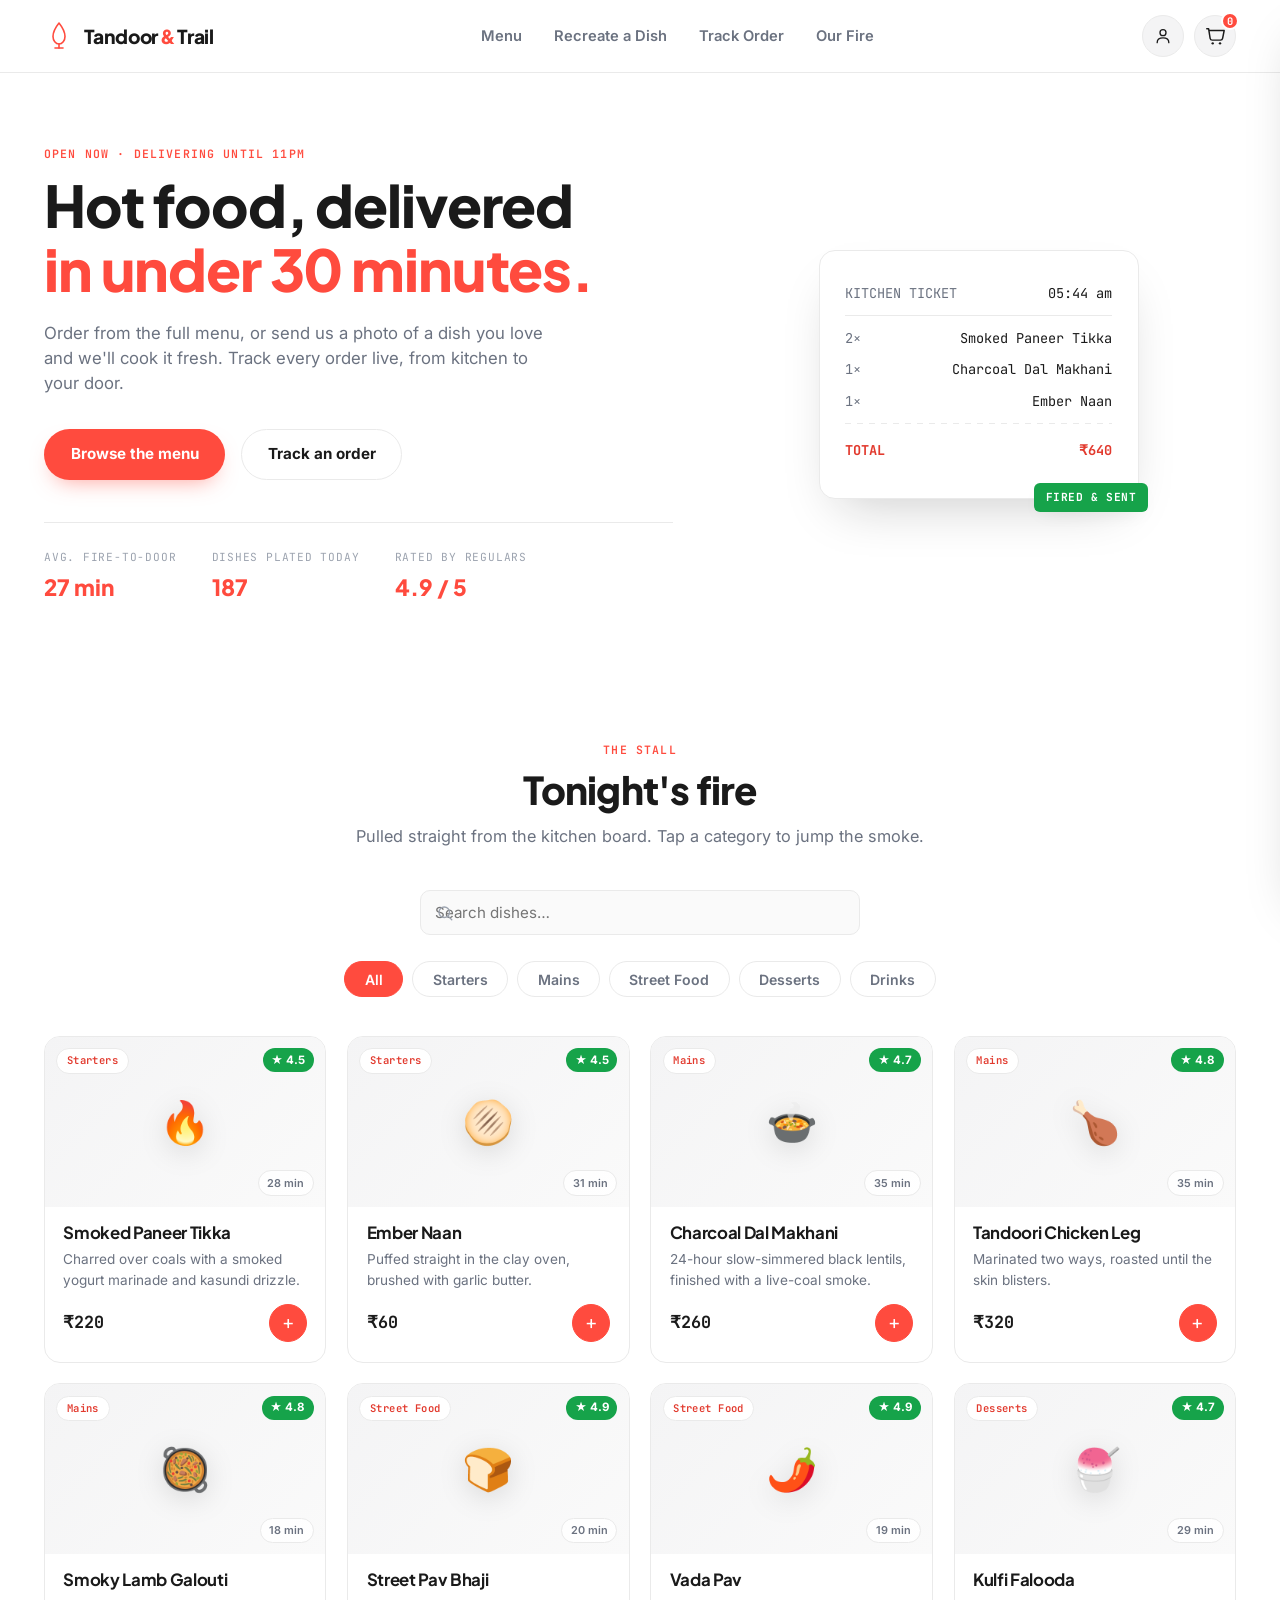
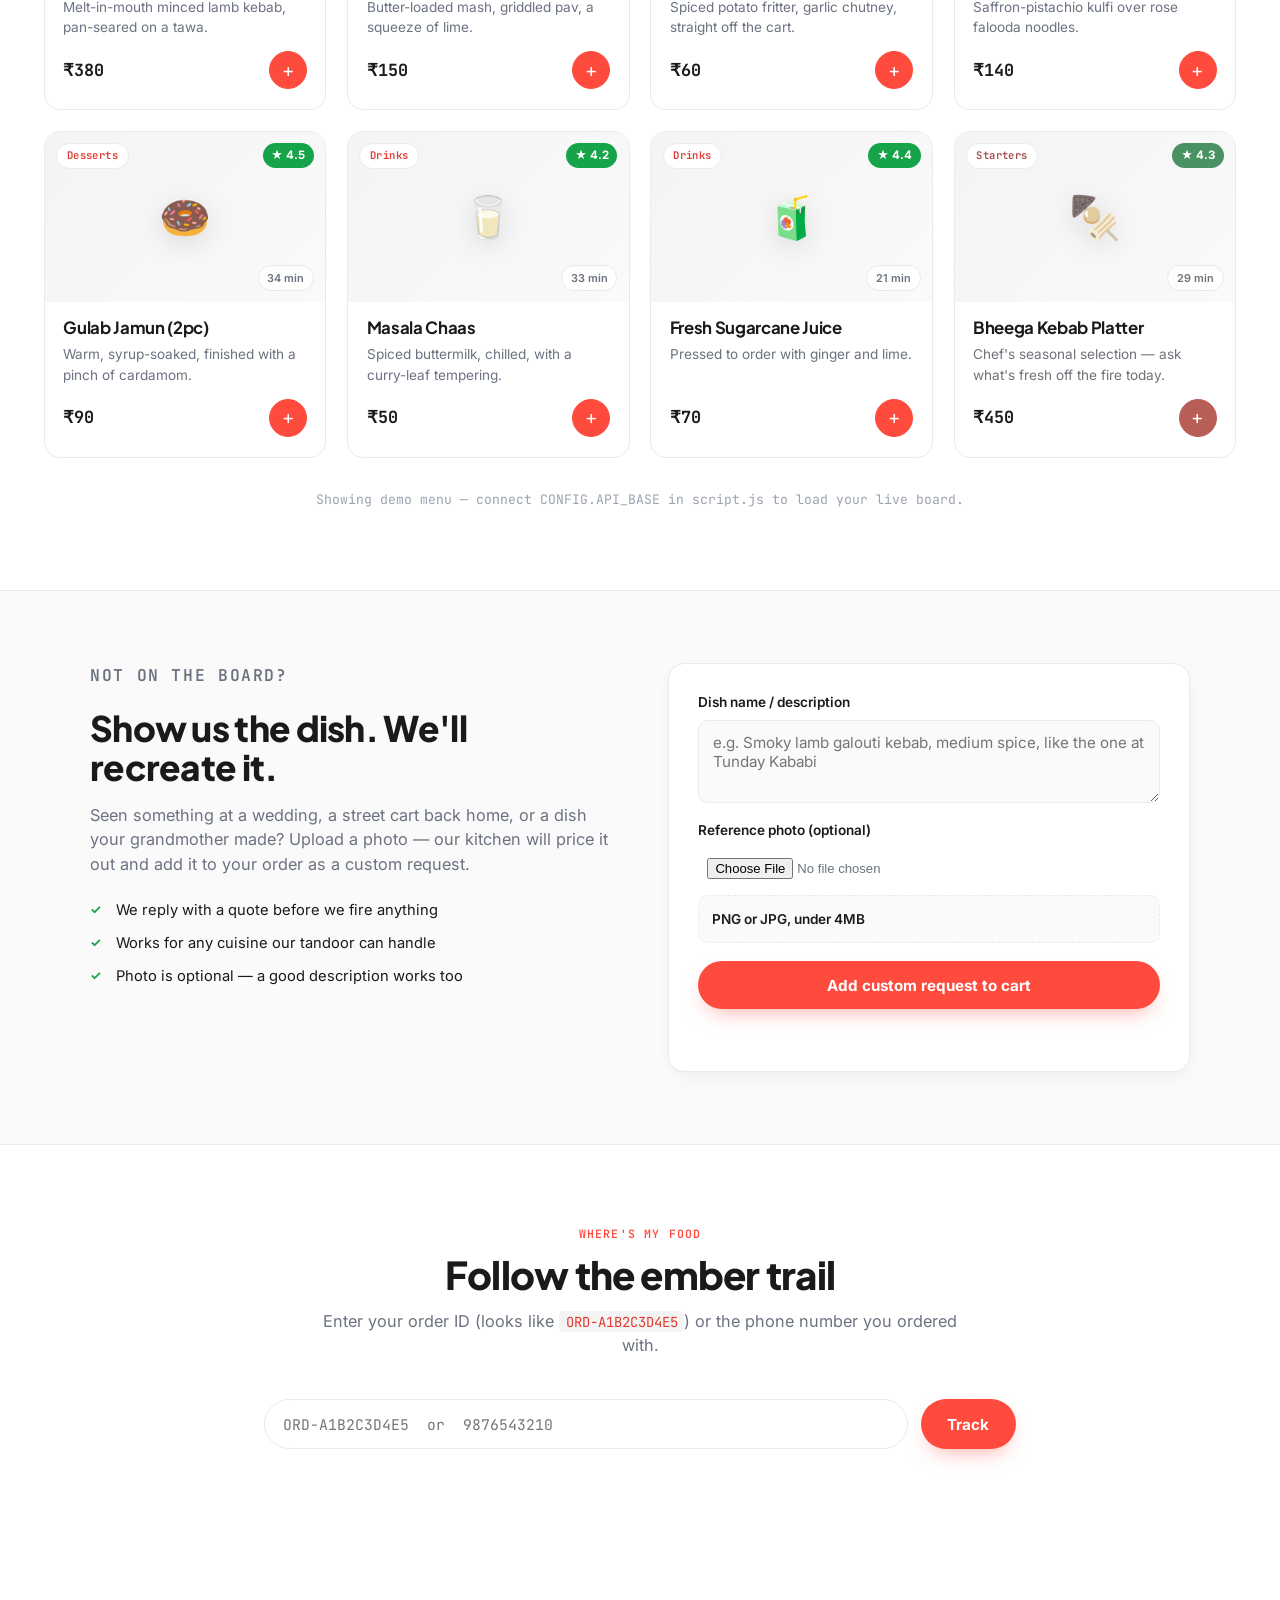
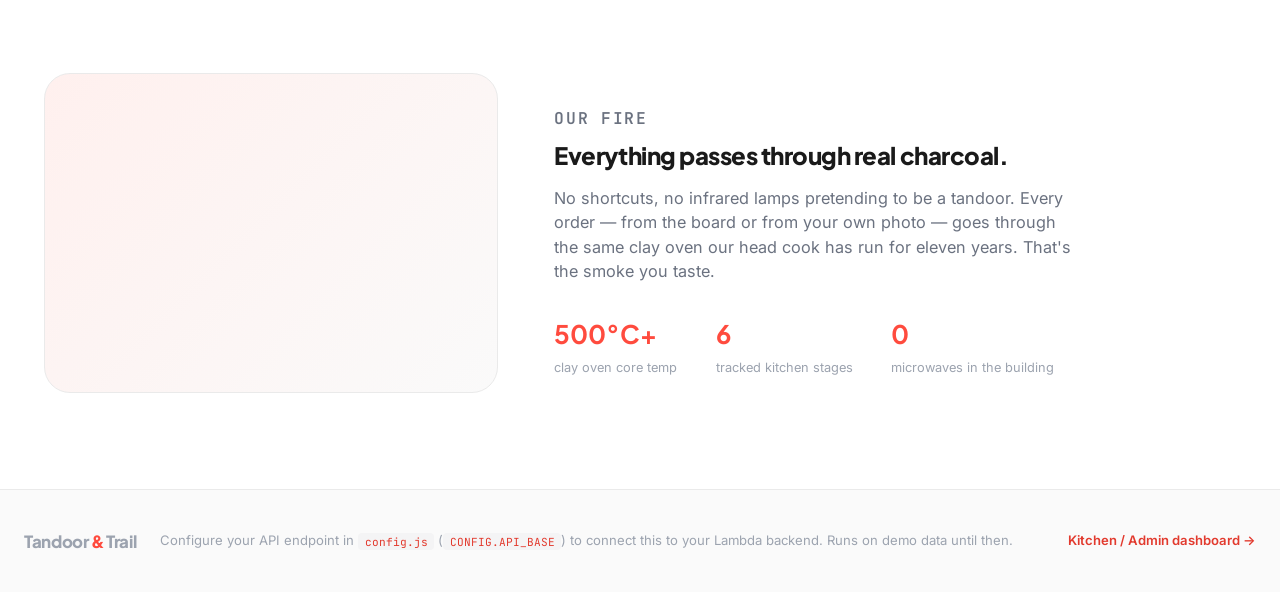
<file: index.html>
<!DOCTYPE html>
<html lang="en">
<head>
<meta charset="UTF-8">
<meta name="viewport" content="width=device-width, initial-scale=1.0">
<title>Tandoor & Trail — Fire-Kissed Food, Delivered</title>
<meta name="description" content="Order fire-kissed street food online. Track your order ember by ember, from wok to doorstep.">
<link rel="preconnect" href="https://fonts.googleapis.com">
<link rel="preconnect" href="https://fonts.gstatic.com" crossorigin>
<link href="https://fonts.googleapis.com/css2?family=Plus+Jakarta+Sans:wght@500;600;700;800&family=Inter:wght@400;500;600;700&family=JetBrains+Mono:wght@400;500;600&display=swap" rel="stylesheet">
<link rel="stylesheet" href="style.css?v=1784259915">
</head>
<body>

<!-- ============ HEADER ============ -->
<header class="site-header" id="siteHeader">
  <div class="header-inner">
    <a href="#top" class="brand">
      <span class="brand-mark">
        <svg width="30" height="30" viewBox="0 0 30 30" fill="none" xmlns="http://www.w3.org/2000/svg">
          <path d="M15 2C15 2 9 9.5 9 15.5C9 19.6 11.7 23 15 23C18.3 23 21 19.6 21 15.5C21 9.5 15 2 15 2Z" stroke="currentColor" stroke-width="1.6" stroke-linejoin="round"/>
          <path d="M15 23V27" stroke="currentColor" stroke-width="1.6" stroke-linecap="round"/>
          <path d="M11 27H19" stroke="currentColor" stroke-width="1.6" stroke-linecap="round"/>
        </svg>
      </span>
      <span class="brand-text">Tandoor<em>&amp;</em>Trail</span>
    </a>

    <nav class="main-nav" id="mainNav" aria-label="Primary">
      <a href="#menu">Menu</a>
      <a href="#custom">Recreate a Dish</a>
      <a href="#track">Track Order</a>
      <a href="#about">Our Fire</a>
    </nav>

    <div class="header-actions">
      <button class="icon-btn" id="accountToggle" aria-haspopup="dialog" aria-label="Account">
        <svg width="20" height="20" viewBox="0 0 24 24" fill="none"><circle cx="12" cy="8" r="3.6" stroke="currentColor" stroke-width="1.6"/><path d="M5 20C5 16.4 8.1 14.3 12 14.3C15.9 14.3 19 16.4 19 20" stroke="currentColor" stroke-width="1.6" stroke-linecap="round"/></svg>
      </button>
      <button class="icon-btn" id="cartToggle" aria-haspopup="dialog" aria-expanded="false" aria-controls="cartDrawer" aria-label="Open cart">
        <svg width="22" height="22" viewBox="0 0 24 24" fill="none"><path d="M3 4H5L6.7 14.5C6.9 15.6 7.9 16.5 9 16.5H18C19.1 16.5 20.1 15.7 20.3 14.6L22 6H6.2" stroke="currentColor" stroke-width="1.6" stroke-linecap="round" stroke-linejoin="round"/><circle cx="9.5" cy="20" r="1.3" fill="currentColor"/><circle cx="17.5" cy="20" r="1.3" fill="currentColor"/></svg>
        <span class="cart-count" id="cartCount">0</span>
      </button>
      <button class="nav-toggle" id="navToggle" aria-label="Toggle menu" aria-expanded="false" aria-controls="mainNav">
        <span></span><span></span><span></span>
      </button>
    </div>
  </div>
</header>

<main id="top">

  <!-- ============ HERO ============ -->
  <section class="hero" aria-labelledby="heroTitle">
    <div class="hero-inner">
      <p class="eyebrow">Open now · delivering until 11pm</p>
      <h1 id="heroTitle">
        Hot food, delivered<br>
        <span class="hero-flame">in under 30 minutes.</span>
      </h1>
      <p class="hero-sub">Order from the full menu, or send us a photo of a dish you love and we'll cook it fresh. Track every order live, from kitchen to your door.</p>
      <div class="hero-cta">
        <a href="#menu" class="btn btn-primary">Browse the menu</a>
        <a href="#track" class="btn btn-ghost">Track an order</a>
      </div>
      <dl class="hero-stats">
        <div><dt>Avg. fire-to-door</dt><dd id="statTime">27 min</dd></div>
        <div><dt>Dishes plated today</dt><dd id="statOrders">—</dd></div>
        <div><dt>Rated by regulars</dt><dd>4.9 / 5</dd></div>
      </dl>
    </div>
    <div class="hero-ticket" aria-hidden="true">
      <div class="ticket">
        <div class="ticket-row"><span>KITCHEN TICKET</span><span id="ticketTime">—:—</span></div>
        <div class="ticket-line"></div>
        <div class="ticket-row"><span>2×</span><span>Smoked Paneer Tikka</span></div>
        <div class="ticket-row"><span>1×</span><span>Charcoal Dal Makhani</span></div>
        <div class="ticket-row"><span>1×</span><span>Ember Naan</span></div>
        <div class="ticket-line dashed"></div>
        <div class="ticket-row total"><span>TOTAL</span><span>₹640</span></div>
        <div class="ticket-stamp">FIRED &amp; SENT</div>
      </div>
    </div>
  </section>

  <!-- ============ MENU ============ -->
  <section class="menu-section" id="menu" aria-labelledby="menuTitle">
    <div class="section-head">
      <p class="eyebrow">The stall</p>
      <h2 id="menuTitle">Tonight's fire</h2>
      <p class="section-sub">Pulled straight from the kitchen board. Tap a category to jump the smoke.</p>
    </div>

    <div class="menu-search">
      <svg width="18" height="18" viewBox="0 0 24 24" fill="none"><circle cx="11" cy="11" r="7" stroke="currentColor" stroke-width="1.8"/><path d="M21 21L16.5 16.5" stroke="currentColor" stroke-width="1.8" stroke-linecap="round"/></svg>
      <input type="text" id="menuSearchInput" placeholder="Search dishes…" autocomplete="off">
    </div>

    <div class="category-tabs" id="categoryTabs" role="tablist" aria-label="Menu categories"></div>

    <div class="menu-grid" id="menuGrid" aria-live="polite">
      <!-- injected by script.js -->
    </div>

    <p class="menu-status" id="menuStatus"></p>
  </section>

  <!-- ============ CUSTOM ORDER ============ -->
  <section class="custom-section" id="custom" aria-labelledby="customTitle">
    <div class="custom-inner">
      <div class="custom-copy">
        <p class="eyebrow">Not on the board?</p>
        <h2 id="customTitle">Show us the dish. We'll recreate it.</h2>
        <p>Seen something at a wedding, a street cart back home, or a dish your grandmother made? Upload a photo — our kitchen will price it out and add it to your order as a custom request.</p>
        <ul class="custom-points">
          <li>We reply with a quote before we fire anything</li>
          <li>Works for any cuisine our tandoor can handle</li>
          <li>Photo is optional — a good description works too</li>
        </ul>
      </div>
      <form class="custom-form" id="customForm">
        <label class="field">
          <span>Dish name / description</span>
          <textarea id="customDesc" rows="3" placeholder="e.g. Smoky lamb galouti kebab, medium spice, like the one at Tunday Kababi" required></textarea>
        </label>
        <label class="field file-field" for="customImage">
          <span>Reference photo (optional)</span>
          <input type="file" id="customImage" accept="image/*">
          <div class="file-preview" id="filePreview">
            <span class="file-preview-hint">PNG or JPG, under 4MB</span>
          </div>
        </label>
        <button type="submit" class="btn btn-primary btn-block" id="customSubmitBtn">Add custom request to cart</button>
        <p class="form-note" id="customNote"></p>
      </form>
    </div>
  </section>

  <!-- ============ TRACK ORDER ============ -->
  <section class="track-section" id="track" aria-labelledby="trackTitle">
    <div class="section-head">
      <p class="eyebrow">Where's my food</p>
      <h2 id="trackTitle">Follow the ember trail</h2>
      <p class="section-sub">Enter your order ID (looks like <code>ORD-A1B2C3D4E5</code>) or the phone number you ordered with.</p>
    </div>

    <form class="track-form" id="trackForm">
      <input type="text" id="trackInput" placeholder="ORD-A1B2C3D4E5  or  9876543210" autocomplete="off" required>
      <button type="submit" class="btn btn-primary">Track</button>
    </form>

    <div class="track-result" id="trackResult" aria-live="polite"></div>
  </section>

  <!-- ============ ABOUT ============ -->
  <section class="about-section" id="about" aria-labelledby="aboutTitle">
    <div class="about-inner">
      <div class="about-media" aria-hidden="true">
        <div class="ember-glow"></div>
      </div>
      <div class="about-copy">
        <p class="eyebrow">Our fire</p>
        <h2 id="aboutTitle">Everything passes through real charcoal.</h2>
        <p>No shortcuts, no infrared lamps pretending to be a tandoor. Every order — from the board or from your own photo — goes through the same clay oven our head cook has run for eleven years. That's the smoke you taste.</p>
        <div class="about-grid">
          <div><strong>500°C+</strong><span>clay oven core temp</span></div>
          <div><strong>6</strong><span>tracked kitchen stages</span></div>
          <div><strong>0</strong><span>microwaves in the building</span></div>
        </div>
      </div>
    </div>
  </section>

</main>

<!-- ============ MOBILE CART BAR ============ -->
<div class="mobile-cart-bar" id="mobileCartBar">
  <span class="mcb-count" id="mcbCount">0 items</span>
  <span class="mcb-total" id="mcbTotal">₹0</span>
  <span class="mcb-cta">View cart →</span>
</div>

<!-- ============ CART DRAWER ============ -->
<div class="drawer-backdrop" id="drawerBackdrop"></div>
<aside class="cart-drawer" id="cartDrawer" role="dialog" aria-modal="true" aria-label="Your cart">
  <div class="cart-header">
    <h3>Your order</h3>
    <button class="icon-btn" id="cartClose" aria-label="Close cart">
      <svg width="20" height="20" viewBox="0 0 24 24" fill="none"><path d="M5 5L19 19M19 5L5 19" stroke="currentColor" stroke-width="1.8" stroke-linecap="round"/></svg>
    </button>
  </div>

  <div class="cart-items" id="cartItems">
    <p class="cart-empty" id="cartEmpty">Nothing on the fire yet. Add a dish from the menu.</p>
  </div>

  <div class="cart-footer" id="cartFooter" hidden>
    <div class="cart-total-row">
      <span>Total</span>
      <span id="cartTotal">₹0</span>
    </div>
    <button class="btn btn-primary btn-block" id="checkoutOpenBtn">Checkout</button>
  </div>
</aside>

<!-- ============ CHECKOUT MODAL ============ -->
<div class="modal-backdrop" id="checkoutBackdrop"></div>
<div class="modal" id="checkoutModal" role="dialog" aria-modal="true" aria-labelledby="checkoutTitle">
  <div class="modal-inner">
    <button class="icon-btn modal-close" id="checkoutClose" aria-label="Close checkout">
      <svg width="20" height="20" viewBox="0 0 24 24" fill="none"><path d="M5 5L19 19M19 5L5 19" stroke="currentColor" stroke-width="1.8" stroke-linecap="round"/></svg>
    </button>
    <h3 id="checkoutTitle">Send it to the kitchen</h3>
    <p class="modal-sub">We'll text order updates to this number.</p>

    <form id="checkoutForm">
      <label class="field">
        <span>Full name</span>
        <input type="text" id="ckName" placeholder="Ananya Rao" required>
      </label>
      <label class="field">
        <span>Phone number</span>
        <input type="tel" id="ckPhone" placeholder="98765 43210" required pattern="[0-9+\-\s]{7,15}">
      </label>
      <label class="field">
        <span>Delivery address</span>
        <textarea id="ckAddress" rows="2" placeholder="Flat / street / landmark" required></textarea>
      </label>
      <label class="field">
        <span>Payment</span>
        <select id="ckPayment">
          <option value="Pending">Cash / UPI on delivery</option>
          <option value="Paid">Already paid</option>
        </select>
      </label>

      <div class="modal-summary" id="modalSummary"></div>

      <button type="submit" class="btn btn-primary btn-block" id="placeOrderBtn">Place order</button>
      <p class="form-note" id="checkoutNote"></p>
    </form>
  </div>
</div>

<!-- ============ CONFIRMATION MODAL ============ -->
<div class="modal-backdrop" id="confirmBackdrop"></div>
<div class="modal modal-confirm" id="confirmModal" role="dialog" aria-modal="true" aria-labelledby="confirmTitle">
  <div class="modal-inner">
    <button class="icon-btn modal-close" id="confirmClose" aria-label="Close">
      <svg width="20" height="20" viewBox="0 0 24 24" fill="none"><path d="M5 5L19 19M19 5L5 19" stroke="currentColor" stroke-width="1.8" stroke-linecap="round"/></svg>
    </button>
    <p class="eyebrow">Order fired</p>
    <h3 id="confirmTitle">It's on the trail.</h3>
    <p class="confirm-id" id="confirmOrderId">ORD-XXXXXXXXXX</p>

    <div class="ember-trail" id="confirmTrail"></div>

    <div class="field-row">
      <button class="btn btn-primary btn-block" id="confirmContinueBtn">Order something else</button>
      <button class="btn btn-ghost" id="confirmTrackBtn">Track this order</button>
    </div>
  </div>
</div>

<!-- ============ ACCOUNT MODAL ============ -->
<div class="modal-backdrop" id="accountBackdrop"></div>
<div class="modal" id="accountModal" role="dialog" aria-modal="true" aria-labelledby="accountModalTitle">
  <div class="modal-inner">
    <button class="icon-btn modal-close" id="accountClose" aria-label="Close account">
      <svg width="20" height="20" viewBox="0 0 24 24" fill="none"><path d="M5 5L19 19M19 5L5 19" stroke="currentColor" stroke-width="1.8" stroke-linecap="round"/></svg>
    </button>

    <!-- Logged out: login / register tabs -->
    <div id="accountAuthView">
      <h3 id="accountModalTitle">Your account</h3>
      <p class="modal-sub">Track every order in one place, and skip re-typing your details next time.</p>

      <div class="account-tabs">
        <button class="account-tab active" data-tab="login">Log in</button>
        <button class="account-tab" data-tab="register">Create account</button>
      </div>

      <form id="loginForm" class="account-form">
        <label class="field">
          <span>Phone number</span>
          <input type="tel" id="loginPhone" required placeholder="98765 43210">
        </label>
        <label class="field">
          <span>Password</span>
          <input type="password" id="loginPassword" required placeholder="••••••••">
        </label>
        <button type="submit" class="btn btn-primary btn-block" id="loginSubmitBtn">Log in</button>
        <p class="form-note" id="loginNote"></p>
      </form>

      <form id="registerForm" class="account-form" hidden>
        <label class="field">
          <span>Full name</span>
          <input type="text" id="regName" required placeholder="Ananya Rao">
        </label>
        <label class="field">
          <span>Phone number</span>
          <input type="tel" id="regPhone" required placeholder="98765 43210">
        </label>
        <label class="field">
          <span>Delivery address</span>
          <textarea id="regAddress" rows="2" required placeholder="Flat / street / landmark"></textarea>
        </label>
        <label class="field">
          <span>Email (optional)</span>
          <input type="email" id="regEmail" placeholder="you@example.com">
        </label>
        <label class="field">
          <span>Password</span>
          <input type="password" id="regPassword" required placeholder="At least 6 characters" minlength="6">
        </label>
        <button type="submit" class="btn btn-primary btn-block" id="registerSubmitBtn">Create account</button>
        <p class="form-note" id="registerNote"></p>
      </form>
    </div>

    <!-- Logged in: personal dashboard -->
    <div id="accountDashboardView" hidden>
      <div class="account-dash-head">
        <div>
          <p class="eyebrow" id="accountGreetingEyebrow">Welcome back</p>
          <h3 id="accountGreetingName">—</h3>
        </div>
        <button class="mini-btn" id="logoutBtn">Log out</button>
      </div>

      <div class="account-stats" id="accountStats"></div>

      <h4 class="account-orders-title">Your orders</h4>
      <div class="account-orders" id="accountOrders"></div>
    </div>
  </div>
</div>

<div class="toast-stack" id="toastStack" aria-live="assertive"></div>

<footer class="site-footer">
  <div class="footer-inner">
    <span class="brand-text small">Tandoor<em>&amp;</em>Trail</span>
    <p>Configure your API endpoint in <code>config.js</code> (<code>CONFIG.API_BASE</code>) to connect this to your Lambda backend. Runs on demo data until then.</p>
    <a href="Admin.html" class="footer-admin-link">Kitchen / Admin dashboard →</a>
  </div>
</footer>

<script src="Config.js?v=1784254311"></script>
<script src="script.js?v=1784254311"></script>
</body>
</html>
</file>
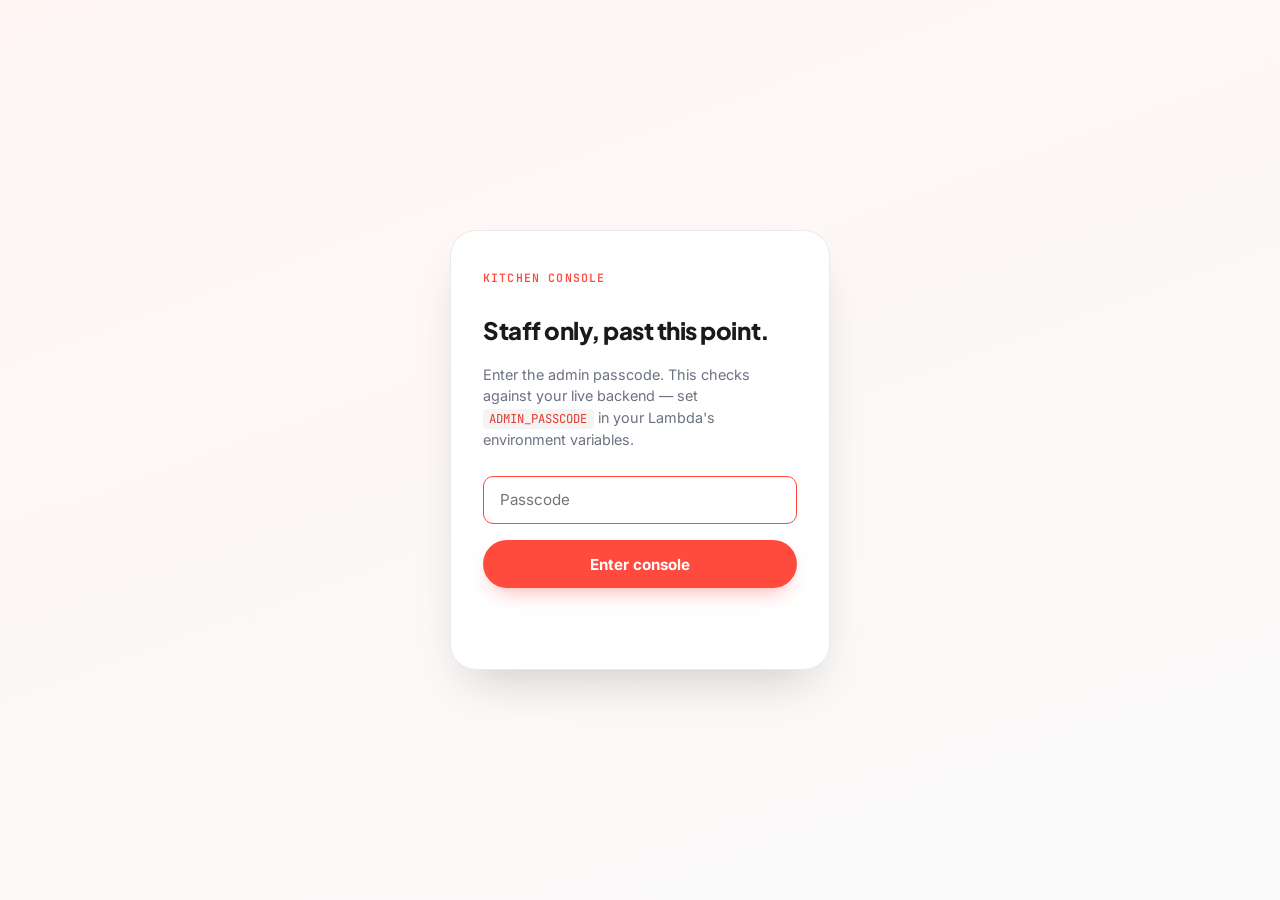
<file: Admin.html>
<!DOCTYPE html>
<html lang="en">
<head>
<meta charset="UTF-8">
<meta name="viewport" content="width=device-width, initial-scale=1.0">
<title>Kitchen Console — Tandoor & Trail Admin</title>
<meta name="robots" content="noindex, nofollow">
<link rel="preconnect" href="https://fonts.googleapis.com">
<link rel="preconnect" href="https://fonts.gstatic.com" crossorigin>
<link href="https://fonts.googleapis.com/css2?family=Plus+Jakarta+Sans:wght@500;600;700;800&family=Inter:wght@400;500;600;700&family=JetBrains+Mono:wght@400;500;600&display=swap" rel="stylesheet">
<link rel="stylesheet" href="style.css?v=1784259915">
</head>
<body class="admin-body">

<!-- ============ PASSCODE GATE ============ -->
<div class="gate" id="gate">
  <form class="gate-card" id="gateForm">
    <span class="eyebrow">Kitchen console</span>
    <h1>Staff only, past this point.</h1>
    <p>Enter the admin passcode. This checks against your live backend — set <code>ADMIN_PASSCODE</code> in your Lambda's environment variables.</p>
    <input type="password" id="gatePasscode" placeholder="Passcode" autocomplete="off" autofocus>
    <button type="submit" class="btn btn-primary btn-block">Enter console</button>
    <p class="form-note error" id="gateNote"></p>
  </form>
</div>

<div class="admin-shell" id="adminShell" hidden>

  <!-- ============ SIDEBAR ============ -->
  <aside class="admin-sidebar">
    <a href="index.html" class="brand">
      <span class="brand-mark">
        <svg width="26" height="26" viewBox="0 0 30 30" fill="none" xmlns="http://www.w3.org/2000/svg">
          <path d="M15 2C15 2 9 9.5 9 15.5C9 19.6 11.7 23 15 23C18.3 23 21 19.6 21 15.5C21 9.5 15 2 15 2Z" stroke="currentColor" stroke-width="1.6" stroke-linejoin="round"/>
          <path d="M15 23V27" stroke="currentColor" stroke-width="1.6" stroke-linecap="round"/>
          <path d="M11 27H19" stroke="currentColor" stroke-width="1.6" stroke-linecap="round"/>
        </svg>
      </span>
      <span class="brand-text small">Kitchen<em>&amp;</em>Console</span>
    </a>

    <nav class="admin-nav" aria-label="Admin sections">
      <button class="admin-nav-link active" data-view="overview">
        <svg width="18" height="18" viewBox="0 0 24 24" fill="none"><path d="M4 13H10V4H4V13Z" stroke="currentColor" stroke-width="1.6" stroke-linejoin="round"/><path d="M14 20H20V4H14V20Z" stroke="currentColor" stroke-width="1.6" stroke-linejoin="round"/><path d="M4 20H10V17H4V20Z" stroke="currentColor" stroke-width="1.6" stroke-linejoin="round"/></svg>
        Overview
      </button>
      <button class="admin-nav-link" data-view="orders">
        <svg width="18" height="18" viewBox="0 0 24 24" fill="none"><path d="M5 4H19V20L15.5 18L12 20L8.5 18L5 20V4Z" stroke="currentColor" stroke-width="1.6" stroke-linejoin="round"/><path d="M8 9H16M8 13H16" stroke="currentColor" stroke-width="1.6" stroke-linecap="round"/></svg>
        Orders
      </button>
      <button class="admin-nav-link" data-view="menu">
        <svg width="18" height="18" viewBox="0 0 24 24" fill="none"><path d="M5 3V21M5 3C5 3 5 8 8 8C11 8 11 3 11 3V21M17 3C14.5 3 14 6 14 8.5C14 10 15 11 16 11V21" stroke="currentColor" stroke-width="1.6" stroke-linecap="round" stroke-linejoin="round"/></svg>
        Menu
      </button>
      <button class="admin-nav-link" data-view="customers">
        <svg width="18" height="18" viewBox="0 0 24 24" fill="none"><circle cx="12" cy="8" r="3.4" stroke="currentColor" stroke-width="1.6"/><path d="M5 20C5 16.5 8 14.5 12 14.5C16 14.5 19 16.5 19 20" stroke="currentColor" stroke-width="1.6" stroke-linecap="round"/></svg>
        Customers
      </button>
    </nav>

    <div class="admin-sidebar-foot">
      <span class="live-dot" id="liveDot"></span>
      <span id="modeLabel">Checking connection…</span>
    </div>
  </aside>

  <!-- ============ MAIN ============ -->
  <div class="admin-main">

    <header class="admin-topbar">
      <h1 id="viewTitle">Overview</h1>
      <div class="admin-topbar-actions">
        <span class="admin-updated" id="lastUpdated"></span>
        <button class="btn btn-ghost" id="refreshBtn">
          <svg width="16" height="16" viewBox="0 0 24 24" fill="none"><path d="M4 12C4 7.6 7.6 4 12 4C15 4 17.6 5.7 19 8.2M20 12C20 16.4 16.4 20 12 20C9 20 6.4 18.3 5 15.8" stroke="currentColor" stroke-width="1.7" stroke-linecap="round"/><path d="M19 4V8.5H14.5M5 20V15.5H9.5" stroke="currentColor" stroke-width="1.7" stroke-linecap="round" stroke-linejoin="round"/></svg>
          Refresh
        </button>
      </div>
    </header>

    <!-- ===== OVERVIEW ===== -->
    <section class="admin-view" id="view-overview">

      <div class="stat-grid" id="statGrid"></div>

      <div class="admin-panels">
        <div class="panel">
          <div class="panel-head">
            <h3>Revenue lookup</h3>
            <p>Delivered-order revenue for any month.</p>
          </div>
          <form class="revenue-form" id="revenueForm">
            <input type="month" id="revenueMonth">
            <button type="submit" class="btn btn-primary">Look up</button>
          </form>
          <div class="revenue-result" id="revenueResult"></div>
        </div>

        <div class="panel">
          <div class="panel-head">
            <h3>Top dishes</h3>
            <p>Ranked by quantity sold, all-time.</p>
          </div>
          <ol class="top-foods" id="topFoods"></ol>
        </div>

        <div class="panel">
          <div class="panel-head">
            <h3>Last 5 minutes</h3>
            <p>Freshly fired orders, live.</p>
          </div>
          <div class="mini-orders" id="recentOrders"></div>
        </div>

        <div class="panel">
          <div class="panel-head">
            <h3>Today</h3>
            <p>Everything ordered since midnight.</p>
          </div>
          <div class="mini-orders" id="todayOrders"></div>
        </div>
      </div>
    </section>

    <!-- ===== ORDERS ===== -->
    <section class="admin-view" id="view-orders" hidden>
      <div class="admin-toolbar">
        <select id="orderStatusFilter">
          <option value="">All statuses</option>
        </select>
        <input type="text" id="orderSearch" placeholder="Search by customer name…">
        <button class="btn btn-ghost" id="orderSearchBtn">Search</button>
      </div>

      <div class="table-wrap">
        <table class="admin-table" id="ordersTable">
          <thead>
            <tr>
              <th>Order</th><th>Customer</th><th>Phone</th><th>Items</th><th>Total</th><th>Status</th><th>Placed</th><th></th>
            </tr>
          </thead>
          <tbody id="ordersBody"></tbody>
        </table>
      </div>
      <p class="table-empty" id="ordersEmpty"></p>
    </section>

    <!-- ===== MENU ===== -->
    <section class="admin-view" id="view-menu" hidden>
      <div class="admin-panels admin-panels-menu">
        <div class="panel">
          <div class="panel-head">
            <h3 id="menuFormTitle">Add a dish</h3>
            <p>New dishes appear on the storefront instantly.</p>
          </div>
          <form id="menuForm" class="menu-form">
            <input type="hidden" id="menuFoodId">
            <label class="field">
              <span>Dish name</span>
              <input type="text" id="menuName" required placeholder="Smoked Paneer Tikka">
            </label>
            <div class="field-row">
              <label class="field">
                <span>Price (₹)</span>
                <input type="number" id="menuPrice" min="0" step="1" required placeholder="220">
              </label>
              <label class="field">
                <span>Category</span>
                <input type="text" id="menuCategory" placeholder="Starters" list="categoryList">
                <datalist id="categoryList"></datalist>
              </label>
            </div>
            <label class="field">
              <span>Description</span>
              <textarea id="menuDescription" rows="2" placeholder="Charred over coals with a smoked yogurt marinade…"></textarea>
            </label>
            <label class="field file-field" for="menuImageInput">
              <span>Dish photo</span>
              <input type="file" id="menuImageInput" accept="image/*">
              <div class="file-preview" id="menuFilePreview">
                <span class="file-preview-hint">Uploads to your S3 bucket via /upload</span>
              </div>
            </label>
            <label class="field field-checkbox">
              <input type="checkbox" id="menuAvailable" checked>
              <span>Available on the storefront</span>
            </label>
            <div class="field-row">
              <button type="submit" class="btn btn-primary btn-block" id="menuSubmitBtn">Add dish</button>
              <button type="button" class="btn btn-ghost" id="menuCancelEdit" hidden>Cancel edit</button>
            </div>
            <p class="form-note" id="menuFormNote"></p>
          </form>
        </div>

        <div class="panel menu-list-panel">
          <div class="panel-head">
            <h3>Current board</h3>
            <p id="menuCount">—</p>
          </div>
          <div class="admin-menu-grid" id="adminMenuGrid"></div>
        </div>
      </div>
    </section>

    <!-- ===== CUSTOMERS ===== -->
    <section class="admin-view" id="view-customers" hidden>
      <div class="table-wrap">
        <table class="admin-table">
          <thead><tr><th>Name</th><th>Phone</th><th>Email</th><th>Address</th><th>Joined</th></tr></thead>
          <tbody id="customersBody"></tbody>
        </table>
      </div>
      <p class="table-empty" id="customersEmpty"></p>
    </section>

  </div>
</div>

<!-- ===== ORDER DETAIL MODAL ===== -->
<div class="modal-backdrop" id="orderModalBackdrop"></div>
<div class="modal" id="orderModal" role="dialog" aria-modal="true" aria-labelledby="orderModalTitle">
  <div class="modal-inner">
    <button class="icon-btn modal-close" id="orderModalClose" aria-label="Close">
      <svg width="20" height="20" viewBox="0 0 24 24" fill="none"><path d="M5 5L19 19M19 5L5 19" stroke="currentColor" stroke-width="1.8" stroke-linecap="round"/></svg>
    </button>
    <p class="eyebrow" id="orderModalEyebrow">Order</p>
    <h3 id="orderModalTitle">ORD-XXXX</h3>
    <div class="order-detail-body" id="orderModalBody"></div>

    <label class="field" style="margin-top:1.2rem;">
      <span>Update status</span>
      <select id="orderStatusSelect"></select>
    </label>
    <div class="field-row">
      <button class="btn btn-primary btn-block" id="orderStatusSaveBtn">Save status</button>
      <button class="btn btn-ghost" id="orderDeleteBtn">Delete order</button>
    </div>
    <p class="form-note" id="orderModalNote"></p>

    <div class="ember-trail" id="orderModalTrail" style="margin-top:1.6rem;"></div>
  </div>
</div>

<div class="toast-stack" id="toastStack" aria-live="assertive"></div>

<script src="Config.js?v=1784254311"></script>
<script src="Admin.js?v=1784254311"></script>
</body>
</html>
</file>
<file: style.css>
/* ============================================================
   TOKENS — light, familiar delivery-app palette
============================================================ */
:root{
  --bg: #FFFFFF;
  --bg-soft: #FAFAFA;
  --bg-elev: #FFFFFF;
  --bg-elev-2: #F4F4F5;
  --line: #EAEAEA;

  --text: #1A1A1A;
  --muted: #6B7280;
  --muted-2: #9CA3AF;

  --primary: #FF4B3E;
  --primary-dark: #E23A2E;
  --primary-soft: #FFF0EE;
  --accent: #FF8A3D;
  --mint: #16A34A;
  --mint-soft: #EAF9EF;
  --warn: #F59E0B;

  /* legacy aliases so every old selector keeps working unchanged */
  --cream: var(--text);
  --saffron: var(--primary);
  --saffron-dim: var(--primary-dark);
  --chili: var(--primary-dark);
  --chili-bright: var(--primary);

  --font-display: "Plus Jakarta Sans", sans-serif;
  --font-body: "Inter", sans-serif;
  --font-mono: "JetBrains Mono", monospace;

  --radius-s: 10px;
  --radius-m: 16px;
  --radius-l: 26px;

  --shadow-1: 0 6px 20px -8px rgba(20,20,20,.10);
  --shadow-2: 0 24px 50px -20px rgba(20,20,20,.22);

  --ease: cubic-bezier(.22,.9,.3,1);
}

*{box-sizing:border-box;}
html{scroll-behavior:smooth;}
@media (prefers-reduced-motion: reduce){
  html{scroll-behavior:auto;}
  *{animation-duration:0.001ms !important; animation-iteration-count:1 !important; transition-duration:0.001ms !important;}
}

body{
  margin:0;
  background:var(--bg);
  color:var(--text);
  font-family:var(--font-body);
  line-height:1.5;
  -webkit-font-smoothing:antialiased;
}

h1,h2,h3{
  font-family:var(--font-display);
  font-weight:800;
  line-height:1.1;
  margin:0;
  letter-spacing:-0.02em;
  color:var(--text);
}

p{margin:0;}
a{color:inherit;}
button{font-family:inherit;}
:focus-visible{outline:2px solid var(--primary); outline-offset:2px;}

.eyebrow{
  font-family:var(--font-mono);
  font-size:.72rem;
  letter-spacing:.1em;
  text-transform:uppercase;
  color:var(--primary);
  margin:0 0 .7rem;
  display:block;
  font-weight:600;
}

code{
  font-family:var(--font-mono);
  background:var(--bg-elev-2);
  padding:.1rem .4rem;
  border-radius:4px;
  font-size:.85em;
  color:var(--primary-dark);
}

/* ============================================================
   Decorative ember field — retired with the dark theme.
   Kept as a no-op so nothing breaks if it's still in the markup.
============================================================ */
.ember-field{ display:none; }
.ember-glow{ display:none; }

/* ============================================================
   HEADER
============================================================ */
.site-header{
  position:sticky; top:0; z-index:40;
  background:rgba(255,255,255,.92);
  backdrop-filter:blur(10px);
  border-bottom:1px solid var(--line);
}
.header-inner{
  max-width:1240px; margin:0 auto; padding:0 1.5rem;
  height:72px; display:flex; align-items:center; justify-content:space-between; gap:1rem;
}
.brand{display:flex; align-items:center; gap:.6rem; text-decoration:none; color:var(--text);}
.brand-mark{color:var(--primary); display:flex;}
.brand-text{font-family:var(--font-display); font-weight:800; font-size:1.2rem; letter-spacing:-.02em;}
.brand-text em{color:var(--primary); font-style:normal; margin:0 .12rem;}
.brand-text.small{font-size:1.05rem;}

.main-nav{display:flex; gap:2rem;}
.main-nav a{
  font-size:.92rem; text-decoration:none; color:var(--muted); font-weight:600;
  position:relative; padding:.3rem 0; transition:color .2s var(--ease);
}
.main-nav a:hover{color:var(--text);}
.main-nav a::after{
  content:""; position:absolute; left:0; bottom:-2px; width:0; height:2px; background:var(--primary); border-radius:2px;
  transition:width .25s var(--ease);
}
.main-nav a:hover::after{width:100%;}

.header-actions{display:flex; align-items:center; gap:.6rem;}
.icon-btn{
  background:var(--bg-elev-2); border:1px solid var(--line); color:var(--text);
  width:42px; height:42px; border-radius:50%; display:flex; align-items:center; justify-content:center;
  cursor:pointer; position:relative; transition:border-color .2s, transform .2s var(--ease), background .2s;
}
.icon-btn:hover{border-color:var(--primary); background:#fff; transform:translateY(-1px);}
.icon-btn.logged-in{border-color:var(--mint); background:var(--mint-soft);}
.icon-btn.logged-in::after{
  content:""; position:absolute; top:-2px; right:-2px; width:9px; height:9px; border-radius:50%;
  background:var(--mint); border:2px solid #fff;
}
.cart-count{
  position:absolute; top:-4px; right:-4px; background:var(--primary);
  color:#fff; font-family:var(--font-mono); font-size:.65rem; font-weight:700;
  min-width:18px; height:18px; border-radius:50%; display:flex; align-items:center; justify-content:center;
  padding:0 3px; border:2px solid #fff;
}
.nav-toggle{display:none; flex-direction:column; gap:5px; background:none; border:none; cursor:pointer; padding:8px;}
.nav-toggle span{width:22px; height:2px; background:var(--text); border-radius:2px; transition:transform .2s, opacity .2s;}

/* ============================================================
   BUTTONS
============================================================ */
.btn{
  display:inline-flex; align-items:center; justify-content:center; gap:.5rem;
  font-weight:700; font-size:.95rem; padding:.85rem 1.6rem; border-radius:100px;
  text-decoration:none; border:1px solid transparent; cursor:pointer;
  transition:transform .18s var(--ease), background .2s, border-color .2s, box-shadow .2s;
  white-space:nowrap;
}
.btn-primary{
  background:var(--primary);
  color:#fff;
  box-shadow:0 10px 22px -10px rgba(255,75,62,.55);
}
.btn-primary:hover{background:var(--primary-dark); transform:translateY(-2px); box-shadow:0 14px 28px -10px rgba(255,75,62,.6);}
.btn-primary:disabled{opacity:.5; cursor:not-allowed; transform:none;}
.btn-ghost{
  background:#fff; border-color:var(--line); color:var(--text);
}
.btn-ghost:hover{border-color:var(--primary); color:var(--primary-dark); background:var(--primary-soft);}
.btn-block{width:100%;}

/* ============================================================
   HERO
============================================================ */
.hero{
  position:relative; z-index:1;
  max-width:1240px; margin:0 auto; padding:4.5rem 1.5rem 5rem;
  display:grid; grid-template-columns:1.1fr .9fr; gap:3rem; align-items:center;
}
.hero h1{font-size:clamp(2.3rem, 4.6vw, 3.6rem); color:var(--text);}
.hero-flame{color:var(--primary); font-style:normal; font-weight:800;}
.hero-sub{margin-top:1.3rem; color:var(--muted); max-width:46ch; font-size:1.05rem;}
.hero-cta{display:flex; gap:1rem; margin-top:2rem; flex-wrap:wrap;}
.hero-stats{
  display:flex; gap:2.2rem; margin:2.6rem 0 0; padding-top:1.6rem; border-top:1px solid var(--line);
}
.hero-stats dt{font-size:.7rem; text-transform:uppercase; letter-spacing:.07em; color:var(--muted-2); font-family:var(--font-mono);}
.hero-stats dd{margin:.35rem 0 0; font-family:var(--font-display); font-size:1.4rem; font-weight:800; color:var(--primary);}

.hero-ticket{display:flex; justify-content:center;}
.ticket{
  background:#fff; border:1px solid var(--line); border-radius:var(--radius-m);
  padding:1.6rem 1.6rem 2rem; width:100%; max-width:320px; box-shadow:var(--shadow-2);
  font-family:var(--font-mono); font-size:.85rem;
  position:relative;
}
.ticket-row{display:flex; justify-content:space-between; padding:.35rem 0; color:var(--muted);}
.ticket-row span:last-child{color:var(--text);}
.ticket-row.total{color:var(--primary-dark); font-weight:700; padding-top:.6rem;}
.ticket-row.total span{color:var(--primary-dark);}
.ticket-line{height:1px; background:var(--line); margin:.4rem 0;}
.ticket-line.dashed{background:repeating-linear-gradient(90deg, var(--line) 0 6px, transparent 6px 12px); height:1px;}
.ticket-stamp{
  position:absolute; bottom:-14px; right:-10px; background:var(--mint); color:#fff;
  font-weight:700; font-size:.7rem; letter-spacing:.05em; padding:.4rem .7rem; border-radius:6px;
  box-shadow:var(--shadow-1);
}

/* ============================================================
   SECTION HEAD
============================================================ */
.section-head{max-width:640px; margin:0 auto 2.6rem; text-align:center;}
.section-head h2{font-size:clamp(1.7rem, 3.2vw, 2.4rem);}
.section-sub{color:var(--muted); margin-top:.8rem; font-size:1.02rem;}

/* ============================================================
   MENU
============================================================ */
.menu-section{position:relative; z-index:1; max-width:1240px; margin:0 auto; padding:3.5rem 1.5rem 5rem;}

.menu-search{
  max-width:440px; margin:0 auto 1.6rem; position:relative;
}
.menu-search input{
  width:100%; padding:.85rem 1.1rem .85rem 2.6rem; border-radius:100px; border:1px solid var(--line);
  background:var(--bg-soft); font-size:.92rem; color:var(--text);
}
.menu-search input:focus{border-color:var(--primary); outline:none; background:#fff;}
.menu-search svg{position:absolute; left:1rem; top:50%; transform:translateY(-50%); color:var(--muted-2);}

.category-tabs{
  display:flex; gap:.6rem; justify-content:center; flex-wrap:wrap; margin-bottom:2.4rem;
}
.category-tab{
  background:#fff; border:1px solid var(--line); color:var(--muted);
  padding:.55rem 1.2rem; border-radius:100px; font-size:.88rem; font-weight:600; cursor:pointer;
  transition:all .2s var(--ease);
}
.category-tab:hover{color:var(--text); border-color:var(--primary);}
.category-tab.active{
  background:var(--primary); color:#fff; border-color:var(--primary);
}

.menu-grid{
  display:grid; grid-template-columns:repeat(auto-fill, minmax(270px, 1fr)); gap:1.3rem;
}

.dish-card{
  background:#fff; border:1px solid var(--line); border-radius:var(--radius-m);
  overflow:hidden; display:flex; flex-direction:column;
  transition:transform .25s var(--ease), border-color .25s, box-shadow .25s;
  opacity:0; transform:translateY(16px);
}
.dish-card.in{opacity:1; transform:translateY(0);}
.dish-card:hover{transform:translateY(-4px); border-color:#fff; box-shadow:var(--shadow-2);}

.dish-media{
  height:170px; background:linear-gradient(135deg, var(--bg-elev-2), var(--bg-soft));
  display:flex; align-items:center; justify-content:center; position:relative; overflow:hidden;
}
.dish-media img{width:100%; height:100%; object-fit:cover;}
.dish-media .dish-emoji{font-size:2.6rem; filter:drop-shadow(0 6px 14px rgba(0,0,0,.12));}
.dish-badge{
  position:absolute; top:.7rem; left:.7rem; background:#fff;
  color:var(--primary-dark); font-family:var(--font-mono); font-size:.66rem; letter-spacing:.04em;
  padding:.25rem .6rem; border-radius:100px; border:1px solid var(--line); font-weight:600;
}
.dish-rating{
  position:absolute; top:.7rem; right:.7rem; background:var(--mint); color:#fff;
  font-size:.72rem; font-weight:700; padding:.22rem .55rem; border-radius:100px;
  display:flex; align-items:center; gap:.25rem;
}
.dish-eta{
  position:absolute; bottom:.7rem; right:.7rem; background:rgba(255,255,255,.92);
  color:var(--muted); font-size:.68rem; font-weight:600; padding:.22rem .55rem; border-radius:100px;
  border:1px solid var(--line);
}

.dish-body{padding:1.05rem 1.15rem 1.25rem; display:flex; flex-direction:column; gap:.45rem; flex:1;}
.dish-name{font-family:var(--font-display); font-weight:700; font-size:1.05rem;}
.dish-desc{color:var(--muted); font-size:.85rem; line-height:1.5; flex:1;}
.dish-foot{display:flex; align-items:center; justify-content:space-between; margin-top:.4rem;}
.dish-price{font-family:var(--font-mono); font-weight:700; color:var(--text); font-size:1.05rem;}
.add-btn{
  background:var(--primary); border:1px solid var(--primary); color:#fff;
  width:38px; height:38px; border-radius:50%; cursor:pointer; font-size:1.2rem; line-height:1;
  display:flex; align-items:center; justify-content:center; transition:background .2s, transform .15s var(--ease);
}
.add-btn:hover{background:var(--primary-dark); transform:scale(1.08);}
.add-btn:active{transform:scale(.94);}
.dish-unavailable{opacity:.5; filter:grayscale(.5);}
.dish-unavailable .add-btn{pointer-events:none;}

.menu-status{text-align:center; color:var(--muted-2); font-family:var(--font-mono); font-size:.82rem; margin-top:2rem; min-height:1.2em;}

/* ============================================================
   CUSTOM ORDER
============================================================ */
.custom-section{
  position:relative; z-index:1; background:var(--bg-soft);
  border-top:1px solid var(--line); border-bottom:1px solid var(--line);
  padding:4.5rem 1.5rem;
}
.custom-inner{
  max-width:1100px; margin:0 auto; display:grid; grid-template-columns:1fr 1fr; gap:3.5rem; align-items:start;
}
.custom-copy h2{font-size:clamp(1.6rem, 2.8vw, 2.2rem); margin-bottom:1rem;}
.custom-copy p{color:var(--muted); font-size:1.02rem; margin-bottom:1.4rem;}
.custom-points{list-style:none; margin:0; padding:0; display:flex; flex-direction:column; gap:.7rem;}
.custom-points li{
  padding-left:1.6rem; position:relative; color:var(--text); font-size:.92rem;
}
.custom-points li::before{
  content:"✓"; position:absolute; left:0; top:1px; color:var(--mint); font-size:.8rem; font-weight:700;
}

.custom-form{background:#fff; border:1px solid var(--line); border-radius:var(--radius-m); padding:1.8rem; display:flex; flex-direction:column; gap:1.1rem; box-shadow:var(--shadow-1);}

.field{display:flex; flex-direction:column; gap:.45rem; font-size:.88rem; color:var(--muted);}
.field span{font-weight:600; color:var(--text); font-size:.85rem;}
input[type="text"], input[type="tel"], input[type="password"], input[type="email"], input[type="month"], textarea, select{
  background:var(--bg-soft); border:1px solid var(--line); color:var(--text);
  padding:.75rem .9rem; border-radius:var(--radius-s); font-family:var(--font-body); font-size:.95rem;
  transition:border-color .2s, background .2s;
}
input:focus, textarea:focus, select:focus{border-color:var(--primary); outline:none; background:#fff;}
textarea{resize:vertical;}

.file-field input[type="file"]{
  color:var(--muted); font-size:.82rem; padding:.6rem;
}
.file-preview{
  border:1px dashed var(--line); border-radius:var(--radius-s); padding:.8rem;
  display:flex; align-items:center; gap:.8rem; min-height:44px; background:var(--bg-soft);
}
.file-preview img{width:44px; height:44px; object-fit:cover; border-radius:6px;}
.file-preview-hint{color:var(--muted-2); font-size:.78rem;}

.form-note{font-size:.82rem; color:var(--mint); min-height:1.2em; font-weight:500;}
.form-note.error{color:var(--primary-dark);}

/* ============================================================
   ACCOUNT MODAL
============================================================ */
.account-tabs{display:flex; gap:.5rem; margin-bottom:1.4rem; border-bottom:1px solid var(--line);}
.account-tab{
  background:none; border:none; color:var(--muted); font-size:.92rem; font-weight:600; cursor:pointer;
  padding:.7rem 1rem; border-bottom:2px solid transparent; margin-bottom:-1px; transition:color .2s, border-color .2s;
}
.account-tab:hover{color:var(--text);}
.account-tab.active{color:var(--primary-dark); border-bottom-color:var(--primary); font-weight:700;}

.account-form{display:flex; flex-direction:column; gap:1rem;}
.account-form[hidden]{display:none;}

.account-dash-head{display:flex; justify-content:space-between; align-items:flex-start; margin-bottom:1.4rem; gap:.8rem;}
.account-dash-head h3{font-size:1.3rem; margin-top:.2rem;}

.account-stats{
  display:grid; grid-template-columns:repeat(auto-fit, minmax(110px, 1fr)); gap:.8rem; margin-bottom:1.8rem;
}
.account-stats .stat-card{padding:1rem 1.1rem;}
.account-stats .stat-value{font-size:1.4rem;}

.account-orders-title{font-family:var(--font-display); font-size:1.05rem; margin-bottom:.8rem;}
.account-orders{display:flex; flex-direction:column; gap:1rem; max-height:340px; overflow-y:auto; padding-right:.3rem;}
.account-order-card{
  background:var(--bg-soft); border:1px solid var(--line); border-radius:var(--radius-m); padding:1rem 1.2rem;
}
.account-order-head{display:flex; justify-content:space-between; align-items:center; margin-bottom:.5rem; gap:.6rem; flex-wrap:wrap;}
.account-order-head code{background:none; padding:0; color:var(--primary-dark); font-size:.85rem;}
.account-order-meta{color:var(--muted-2); font-size:.78rem; margin-bottom:.5rem;}
.account-orders .panel-empty{text-align:center; color:var(--muted-2); font-size:.9rem; padding:1.5rem 0;}

/* ============================================================
   TRACK ORDER
============================================================ */
.track-section{position:relative; z-index:1; max-width:800px; margin:0 auto; padding:5rem 1.5rem;}
.track-form{display:flex; gap:.8rem; margin-bottom:2rem;}
.track-form input{
  flex:1; background:#fff; border:1px solid var(--line); color:var(--text);
  padding:.9rem 1.1rem; border-radius:100px; font-family:var(--font-mono); font-size:.92rem;
}
.track-form input:focus{border-color:var(--primary); outline:none;}
.track-form .btn{border-radius:100px;}

.track-result{min-height:40px;}
.track-card{
  background:#fff; border:1px solid var(--line); border-radius:var(--radius-m);
  padding:1.8rem; display:flex; flex-direction:column; gap:1.6rem; box-shadow:var(--shadow-1);
}
.track-card-head{display:flex; justify-content:space-between; align-items:flex-start; flex-wrap:wrap; gap:.6rem;}
.track-card-head h4{font-family:var(--font-display); font-size:1.2rem; margin:0;}
.track-meta{color:var(--muted); font-size:.85rem; margin-top:.3rem;}
.status-pill{
  font-family:var(--font-mono); font-size:.72rem; padding:.32rem .8rem; border-radius:100px;
  background:var(--bg-elev-2); border:1px solid var(--line); color:var(--primary-dark); white-space:nowrap; font-weight:700;
}
.status-pill.cancelled{color:#fff; background:var(--primary-dark); border-color:var(--primary-dark);}
.status-pill.delivered{color:#fff; background:var(--mint); border-color:var(--mint);}

.track-items{list-style:none; margin:0; padding:0; display:flex; flex-direction:column; gap:.5rem; font-size:.9rem;}
.track-items li{display:flex; justify-content:space-between; color:var(--muted);}
.track-items li span:last-child{color:var(--text); font-family:var(--font-mono);}

.track-empty, .track-error{color:var(--muted); text-align:center; padding:1.4rem; font-size:.92rem;}
.track-error{color:var(--primary-dark);}

/* Order progress stepper (same DOM/classes as before, restyled as a clean horizontal tracker) */
.ember-trail{display:flex; align-items:flex-start; gap:0; padding:.5rem 0 0;}
.ember-step{flex:1; display:flex; flex-direction:column; align-items:center; text-align:center; position:relative;}
.ember-node{
  width:16px; height:16px; border-radius:50%; background:#fff;
  border:2px solid var(--line); margin-bottom:.6rem; position:relative; z-index:2;
  transition:background .3s, border-color .3s, box-shadow .3s;
}
.ember-step.done .ember-node{
  background:var(--mint); border-color:var(--mint);
}
.ember-step.current .ember-node{
  background:var(--primary); border-color:var(--primary);
  box-shadow:0 0 0 5px var(--primary-soft);
  animation:pulse-ember 1.6s ease-in-out infinite;
}
.ember-step.cancelled .ember-node{background:var(--primary-dark); border-color:var(--primary-dark);}
@keyframes pulse-ember{
  0%,100%{transform:scale(1);} 50%{transform:scale(1.2);}
}
.ember-line{
  position:absolute; top:8px; left:-50%; width:100%; height:2px; background:var(--line); z-index:1;
}
.ember-step:first-child .ember-line{display:none;}
.ember-step.done .ember-line{background:var(--mint);}
.ember-label{font-size:.72rem; color:var(--muted-2); line-height:1.3; font-weight:500;}
.ember-step.done .ember-label, .ember-step.current .ember-label{color:var(--text); font-weight:600;}

/* ============================================================
   ABOUT
============================================================ */
.about-section{position:relative; z-index:1; max-width:1240px; margin:0 auto; padding:4.5rem 1.5rem 6rem;}
.about-inner{display:grid; grid-template-columns:.8fr 1.2fr; gap:3.5rem; align-items:center;}
.about-media{
  height:320px; border-radius:var(--radius-l); background:linear-gradient(135deg, var(--primary-soft), var(--bg-soft));
  border:1px solid var(--line); position:relative; overflow:hidden;
}

.about-copy p{color:var(--muted); font-size:1.02rem; margin-top:1.1rem; max-width:52ch;}
.about-grid{display:flex; gap:2.4rem; margin-top:2rem; flex-wrap:wrap;}
.about-grid strong{display:block; font-family:var(--font-display); font-size:1.6rem; color:var(--primary);}
.about-grid span{color:var(--muted-2); font-size:.8rem;}

/* ============================================================
   CART DRAWER
============================================================ */
.drawer-backdrop, .modal-backdrop{
  position:fixed; inset:0; background:rgba(20,20,20,.4); backdrop-filter:blur(2px);
  opacity:0; pointer-events:none; transition:opacity .25s var(--ease); z-index:50;
}
.drawer-backdrop.show, .modal-backdrop.show{opacity:1; pointer-events:auto;}

.cart-drawer{
  position:fixed; top:0; right:0; height:100%; width:min(400px, 100%);
  background:#fff; border-left:1px solid var(--line); z-index:60;
  transform:translateX(100%); transition:transform .35s var(--ease);
  display:flex; flex-direction:column; box-shadow:var(--shadow-2);
}
.cart-drawer.open{transform:translateX(0);}

.cart-header{display:flex; justify-content:space-between; align-items:center; padding:1.4rem 1.4rem 1rem; border-bottom:1px solid var(--line);}
.cart-header h3{font-size:1.2rem;}

.cart-items{flex:1; overflow-y:auto; padding:1rem 1.4rem;}
.cart-empty{color:var(--muted-2); text-align:center; margin-top:2.5rem; font-size:.92rem;}

.cart-item{display:flex; gap:.8rem; padding:.9rem 0; border-bottom:1px solid var(--line);}
.cart-item-name{font-weight:600; font-size:.93rem;}
.cart-item-price{color:var(--muted-2); font-family:var(--font-mono); font-size:.8rem; margin-top:.2rem;}
.cart-item-controls{margin-left:auto; display:flex; align-items:center; gap:.5rem;}
.qty-btn{
  width:26px; height:26px; border-radius:50%; border:1px solid var(--line); background:var(--bg-soft);
  color:var(--text); cursor:pointer; display:flex; align-items:center; justify-content:center; font-size:.9rem;
}
.qty-btn:hover{border-color:var(--primary); color:var(--primary-dark);}
.qty-val{font-family:var(--font-mono); min-width:18px; text-align:center;}
.remove-btn{
  background:none; border:none; color:var(--muted-2); cursor:pointer; font-size:.78rem; margin-top:.3rem; text-decoration:underline;
}
.remove-btn:hover{color:var(--primary-dark);}

.cart-footer{padding:1.2rem 1.4rem 1.5rem; border-top:1px solid var(--line);}
.cart-total-row{display:flex; justify-content:space-between; font-family:var(--font-mono); font-size:1.1rem; margin-bottom:1rem;}
.cart-total-row span:last-child{color:var(--primary-dark); font-weight:700;}

/* Floating mobile "view cart" bar */
.mobile-cart-bar{
  position:fixed; left:1rem; right:1rem; bottom:1rem; z-index:45;
  background:var(--text); color:#fff; border-radius:100px; padding:.9rem 1.4rem;
  display:none; align-items:center; justify-content:space-between; gap:1rem;
  box-shadow:var(--shadow-2); cursor:pointer; transition:transform .2s var(--ease);
}
.mobile-cart-bar:active{transform:scale(.98);}
.mobile-cart-bar.show{display:flex;}
.mobile-cart-bar .mcb-count{font-size:.85rem; opacity:.85;}
.mobile-cart-bar .mcb-total{font-family:var(--font-mono); font-weight:700;}
.mobile-cart-bar .mcb-cta{color:var(--primary); font-weight:700; font-size:.9rem;}

/* ============================================================
   MODALS
============================================================ */
.modal{
  position:fixed; top:50%; left:50%; transform:translate(-50%, -48%) scale(.96);
  width:min(480px, 92vw); max-height:88vh; overflow-y:auto;
  background:#fff; border:1px solid var(--line); border-radius:var(--radius-l);
  z-index:70; padding:2.2rem; box-shadow:var(--shadow-2);
  opacity:0; pointer-events:none; transition:opacity .25s var(--ease), transform .25s var(--ease);
}
.modal.open{opacity:1; pointer-events:auto; transform:translate(-50%, -50%) scale(1);}
.modal-close{position:absolute; top:1.1rem; right:1.1rem;}
.modal h3{font-size:1.4rem; margin-bottom:.4rem;}
.modal-sub{color:var(--muted); font-size:.9rem; margin-bottom:1.5rem;}
#checkoutForm{display:flex; flex-direction:column; gap:1.1rem;}
.modal-summary{
  background:var(--bg-soft); border:1px solid var(--line); border-radius:var(--radius-s);
  padding:.9rem 1rem; font-family:var(--font-mono); font-size:.85rem; color:var(--muted);
  display:flex; flex-direction:column; gap:.3rem;
}
.modal-summary .summary-total{color:var(--primary-dark); font-weight:700; padding-top:.4rem; border-top:1px solid var(--line); margin-top:.3rem;}

.modal-confirm{text-align:center;}
.confirm-id{
  font-family:var(--font-mono); font-size:1.15rem; color:var(--primary-dark); background:var(--primary-soft);
  border:1px solid var(--line); border-radius:100px; padding:.6rem 1.2rem; display:inline-block; margin:.6rem 0 1.8rem; font-weight:700;
}
.modal-confirm .ember-trail{margin-bottom:2rem;}
.modal-confirm .field-row{gap:.7rem;}
.modal-confirm .field-row .btn{flex:1; width:auto;}

/* ============================================================
   TOASTS
============================================================ */
.toast-stack{position:fixed; bottom:1.5rem; left:50%; transform:translateX(-50%); z-index:90; display:flex; flex-direction:column; gap:.6rem; align-items:center;}
.toast{
  background:var(--text); border:1px solid var(--text); color:#fff;
  padding:.8rem 1.3rem; border-radius:100px; font-size:.88rem; box-shadow:var(--shadow-1);
  display:flex; align-items:center; gap:.6rem; animation:toast-in .3s var(--ease); font-weight:500;
}
.toast.success{background:var(--mint); border-color:var(--mint);}
.toast.error{background:var(--primary-dark); border-color:var(--primary-dark);}
@keyframes toast-in{from{opacity:0; transform:translateY(10px);} to{opacity:1; transform:translateY(0);}}

/* ============================================================
   FOOTER
============================================================ */
.site-footer{position:relative; z-index:1; border-top:1px solid var(--line); padding:2.4rem 1.5rem; background:var(--bg-soft);}
.footer-inner{max-width:1240px; margin:0 auto; display:flex; align-items:center; gap:1.5rem; flex-wrap:wrap; color:var(--muted-2); font-size:.82rem;}
.footer-admin-link{margin-left:auto; color:var(--primary-dark); text-decoration:none; font-weight:600; white-space:nowrap;}
.footer-admin-link:hover{text-decoration:underline;}

/* ============================================================
   RESPONSIVE (storefront)
============================================================ */
@media (max-width: 900px){
  .hero{grid-template-columns:1fr; padding-top:2.5rem;}
  .hero-ticket{order:-1; margin-bottom:1rem;}
  .custom-inner, .about-inner{grid-template-columns:1fr;}
  .about-media{height:220px;}
}

@media (max-width: 720px){
  .main-nav{
    position:fixed; top:72px; left:0; right:0; background:#fff;
    border-bottom:1px solid var(--line); flex-direction:column; padding:1rem 1.5rem 1.5rem;
    gap:0; transform:translateY(-8px); opacity:0; pointer-events:none; transition:all .2s var(--ease);
  }
  .main-nav.open{transform:translateY(0); opacity:1; pointer-events:auto;}
  .main-nav a{padding:.8rem 0; border-bottom:1px solid var(--line);}
  .nav-toggle{display:flex;}
  .hero-stats{flex-wrap:wrap; gap:1.4rem 2rem;}
  .track-form{flex-direction:column;}
  .cart-footer{padding-bottom:1.5rem;}
}

/* ============================================================
   ADMIN CONSOLE
============================================================ */
.admin-body{background:var(--bg-soft);}

/* Passcode gate */
.gate[hidden], .admin-shell[hidden]{ display:none !important; }
.gate{
  position:fixed; inset:0; z-index:100; display:flex; align-items:center; justify-content:center;
  background:linear-gradient(160deg, #FFF6F4, var(--bg-soft));
  padding:1.5rem;
}
.gate-card{
  width:min(380px, 100%); background:#fff; border:1px solid var(--line); border-radius:var(--radius-l);
  padding:2.4rem 2rem; display:flex; flex-direction:column; gap:1rem; box-shadow:var(--shadow-2); text-align:left;
}
.gate-card h1{font-size:1.5rem; margin:.2rem 0 .3rem;}
.gate-card p{color:var(--muted); font-size:.9rem; margin-bottom:.6rem;}
.gate-card input{
  background:var(--bg-soft); border:1px solid var(--line); color:var(--text);
  padding:.85rem 1rem; border-radius:var(--radius-s); font-size:.95rem;
}
.gate-card input:focus{border-color:var(--primary); outline:none; background:#fff;}

/* Shell layout */
.admin-shell{display:grid; grid-template-columns:240px 1fr; min-height:100vh;}

.admin-sidebar{
  background:#fff; border-right:1px solid var(--line);
  display:flex; flex-direction:column; padding:1.6rem 1.2rem; position:sticky; top:0; height:100vh;
}
.admin-sidebar .brand{margin-bottom:2.2rem; padding-left:.3rem;}
.admin-nav{display:flex; flex-direction:column; gap:.3rem;}
.admin-nav-link{
  display:flex; align-items:center; gap:.7rem; background:none; border:none; color:var(--muted);
  padding:.75rem .8rem; border-radius:var(--radius-s); font-size:.92rem; font-weight:600; cursor:pointer;
  text-align:left; transition:background .2s, color .2s;
}
.admin-nav-link svg{flex-shrink:0; opacity:.8;}
.admin-nav-link:hover{background:var(--bg-soft); color:var(--text);}
.admin-nav-link.active{background:var(--primary); color:#fff;}
.admin-nav-link.active svg path, .admin-nav-link.active svg circle{stroke:#fff;}

.admin-sidebar-foot{
  margin-top:auto; display:flex; align-items:center; gap:.6rem; padding:.8rem; color:var(--muted-2); font-size:.78rem;
  border-top:1px solid var(--line); padding-top:1rem;
}
.live-dot{width:8px; height:8px; border-radius:50%; background:var(--muted-2); flex-shrink:0;}
.live-dot.live{background:var(--mint); box-shadow:0 0 8px 2px rgba(22,163,74,.4);}
.live-dot.demo{background:var(--warn);}

.admin-main{padding:2rem 2.4rem 4rem; max-width:1400px;}

.admin-topbar{display:flex; align-items:center; justify-content:space-between; margin-bottom:2rem; flex-wrap:wrap; gap:1rem;}
.admin-topbar h1{font-size:1.7rem;}
.admin-topbar-actions{display:flex; align-items:center; gap:1rem;}
.admin-updated{color:var(--muted-2); font-family:var(--font-mono); font-size:.78rem;}
.admin-topbar-actions .btn{padding:.6rem 1.1rem; font-size:.85rem;}

.admin-view[hidden]{display:none;}

/* Stat grid */
.stat-grid{display:grid; grid-template-columns:repeat(auto-fit, minmax(160px, 1fr)); gap:1rem; margin-bottom:2rem;}
.stat-card{
  background:#fff; border:1px solid var(--line); border-radius:var(--radius-m); padding:1.3rem 1.4rem;
  display:flex; flex-direction:column; gap:.4rem;
}
.stat-card .stat-label{font-family:var(--font-mono); font-size:.68rem; letter-spacing:.05em; text-transform:uppercase; color:var(--muted-2);}
.stat-card .stat-value{font-family:var(--font-display); font-size:1.8rem; font-weight:800; color:var(--text);}
.stat-card.accent .stat-value{color:var(--primary);}
.stat-card.danger .stat-value{color:var(--primary-dark);}
.stat-card.good .stat-value{color:var(--mint);}

/* Panels */
.admin-panels{display:grid; grid-template-columns:repeat(2, 1fr); gap:1.4rem;}
.admin-panels-menu{grid-template-columns:380px 1fr; align-items:start;}
.panel{background:#fff; border:1px solid var(--line); border-radius:var(--radius-m); padding:1.6rem;}
.panel-head h3{font-family:var(--font-display); font-size:1.1rem; margin-bottom:.3rem;}
.panel-head p{color:var(--muted-2); font-size:.82rem; margin-bottom:1.1rem;}

.revenue-form{display:flex; gap:.7rem; margin-bottom:1rem;}
.revenue-form input{flex:1; background:var(--bg-soft); border:1px solid var(--line); color:var(--text); border-radius:var(--radius-s); padding:.6rem .8rem; font-family:var(--font-mono); font-size:.85rem;}
.revenue-result{font-family:var(--font-mono); font-size:.9rem; color:var(--muted); min-height:1.4em;}
.revenue-result strong{color:var(--primary-dark);}

.top-foods{list-style:none; margin:0; padding:0; display:flex; flex-direction:column; gap:.6rem;}
.top-foods li{display:flex; align-items:center; gap:.7rem; font-size:.88rem;}
.top-foods .rank{font-family:var(--font-mono); color:var(--muted-2); width:1.4rem;}
.top-foods .bar-track{flex:1; height:6px; background:var(--bg-elev-2); border-radius:4px; overflow:hidden;}
.top-foods .bar-fill{height:100%; background:var(--primary);}
.top-foods .qty{font-family:var(--font-mono); color:var(--primary-dark); font-size:.8rem; width:2.2rem; text-align:right;}

.mini-orders{display:flex; flex-direction:column; gap:.6rem; max-height:220px; overflow-y:auto;}
.mini-order-row{display:flex; justify-content:space-between; align-items:center; font-size:.85rem; padding:.5rem .7rem; background:var(--bg-soft); border-radius:var(--radius-s);}
.mini-order-row .mo-name{font-weight:600;}
.mini-order-row .mo-meta{color:var(--muted-2); font-family:var(--font-mono); font-size:.75rem;}
.panel-empty{color:var(--muted-2); font-size:.85rem; text-align:center; padding:1rem 0;}

/* Toolbar + tables */
.admin-toolbar{display:flex; gap:.8rem; margin-bottom:1.4rem; flex-wrap:wrap;}
.admin-toolbar select, .admin-toolbar input{
  background:#fff; border:1px solid var(--line); color:var(--text); border-radius:var(--radius-s);
  padding:.65rem .9rem; font-size:.88rem;
}
.admin-toolbar input{flex:1; min-width:200px;}

.table-wrap{background:#fff; border:1px solid var(--line); border-radius:var(--radius-m); overflow-x:auto;}
.admin-table{width:100%; border-collapse:collapse; font-size:.86rem; min-width:760px;}
.admin-table th{
  text-align:left; padding:.9rem 1.1rem; color:var(--muted-2); font-family:var(--font-mono); font-size:.68rem;
  text-transform:uppercase; letter-spacing:.04em; border-bottom:1px solid var(--line);
}
.admin-table td{padding:.9rem 1.1rem; border-bottom:1px solid var(--line); vertical-align:middle;}
.admin-table tr:last-child td{border-bottom:none;}
.admin-table tr.clickable{cursor:pointer; transition:background .15s;}
.admin-table tr.clickable:hover{background:var(--bg-soft);}
.admin-table .row-total{font-family:var(--font-mono); color:var(--primary-dark);}
.table-row-actions{display:flex; gap:.5rem;}
.mini-btn{
  background:var(--bg-soft); border:1px solid var(--line); color:var(--muted); border-radius:6px;
  padding:.35rem .6rem; font-size:.76rem; cursor:pointer; font-weight:600;
}
.mini-btn:hover{color:var(--text); border-color:var(--primary);}
.mini-btn.danger:hover{color:#fff; background:var(--primary-dark); border-color:var(--primary-dark);}
.table-empty{color:var(--muted-2); text-align:center; padding:2rem 0; font-size:.9rem;}

.status-select{
  background:var(--bg-soft); border:1px solid var(--line); color:var(--primary-dark); border-radius:100px;
  padding:.3rem .7rem; font-family:var(--font-mono); font-size:.75rem;
}

/* Menu admin */
.field-row{display:flex; gap:.9rem;}
.field-row .field{flex:1;}
.field-checkbox{flex-direction:row; align-items:center; gap:.6rem;}
.field-checkbox input{width:16px; height:16px; accent-color:var(--primary);}

.admin-menu-grid{display:grid; grid-template-columns:repeat(auto-fill, minmax(220px, 1fr)); gap:1rem;}
.admin-dish-card{
  background:var(--bg-soft); border:1px solid var(--line); border-radius:var(--radius-m); overflow:hidden;
  display:flex; flex-direction:column;
}
.admin-dish-media{height:120px; background:#fff; display:flex; align-items:center; justify-content:center; position:relative;}
.admin-dish-media img{width:100%; height:100%; object-fit:cover;}
.admin-dish-media .dish-emoji{font-size:2rem;}
.admin-dish-media .unavail-flag{
  position:absolute; inset:0; background:rgba(255,255,255,.85); display:flex; align-items:center; justify-content:center;
  color:var(--primary-dark); font-family:var(--font-mono); font-size:.72rem; text-transform:uppercase; letter-spacing:.04em; font-weight:700;
}
.admin-dish-body{padding:.9rem 1rem 1rem; display:flex; flex-direction:column; gap:.4rem;}
.admin-dish-name{font-weight:700; font-size:.92rem;}
.admin-dish-meta{display:flex; justify-content:space-between; align-items:center; font-family:var(--font-mono); font-size:.8rem; color:var(--primary-dark);}
.admin-dish-cat{color:var(--muted-2); font-family:var(--font-body); font-size:.75rem;}
.admin-dish-actions{display:flex; gap:.5rem; margin-top:.4rem;}

.order-detail-body{display:flex; flex-direction:column; gap:.8rem; margin:1rem 0; font-size:.9rem;}
.order-detail-row{display:flex; justify-content:space-between; color:var(--muted);}
.order-detail-row span:last-child{color:var(--text); text-align:right;}
.order-detail-items{list-style:none; margin:0; padding:0; display:flex; flex-direction:column; gap:.4rem; border-top:1px solid var(--line); padding-top:.7rem;}
.order-detail-items li{display:flex; justify-content:space-between; color:var(--muted); font-size:.87rem;}
.order-detail-items li span:last-child{color:var(--text); font-family:var(--font-mono);}

@media (max-width: 980px){
  .admin-shell{grid-template-columns:1fr;}
  .admin-sidebar{
    position:sticky; top:0; height:auto; flex-direction:row; align-items:center; z-index:30;
    padding:1rem 1.2rem; overflow-x:auto;
  }
  .admin-sidebar .brand{margin-bottom:0; margin-right:1rem;}
  .admin-nav{flex-direction:row;}
  .admin-sidebar-foot{display:none;}
  .admin-main{padding:1.4rem;}
  .admin-panels, .admin-panels-menu{grid-template-columns:1fr;}
}
</file>
